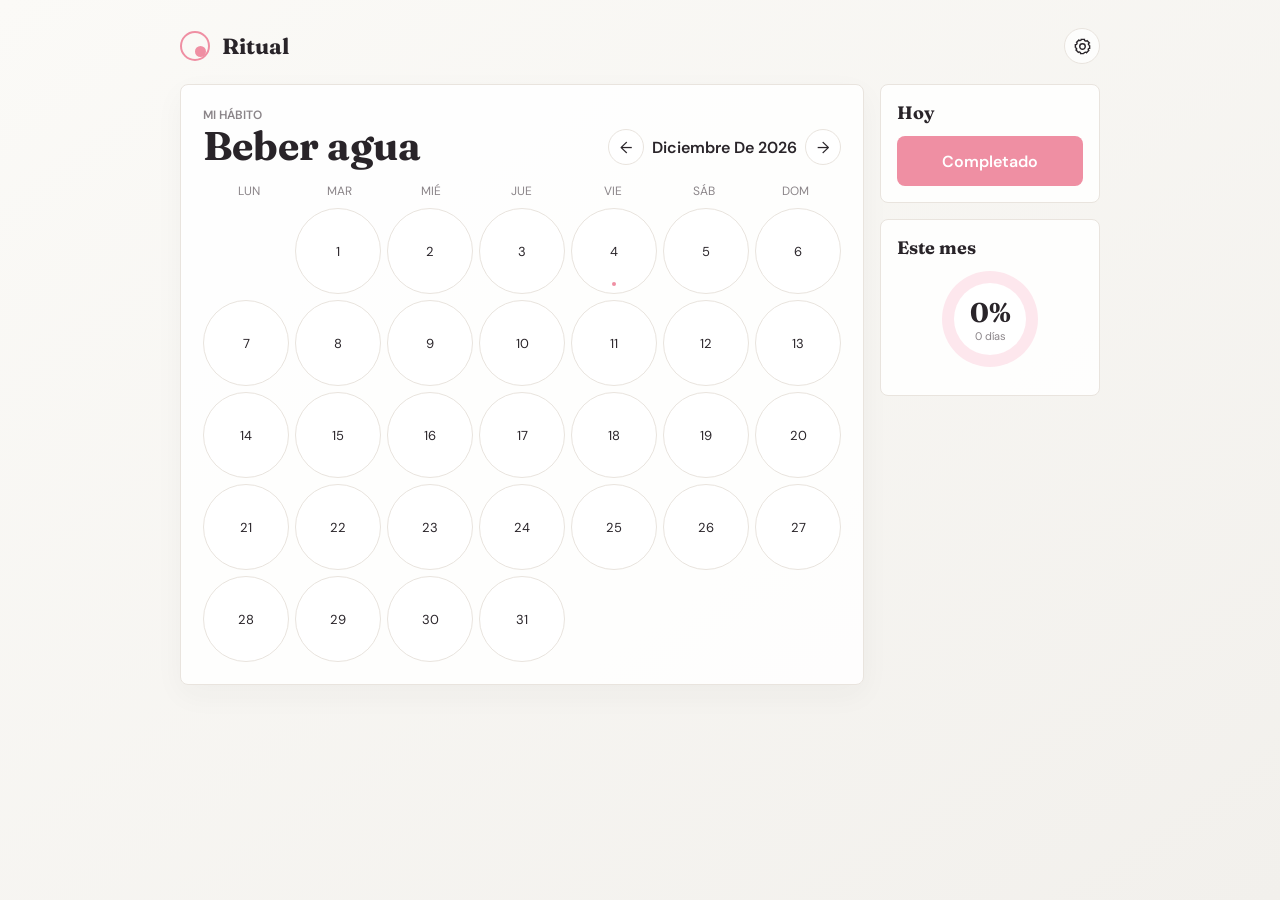
<file: index.html>
<!DOCTYPE html>
<html lang="es">
<head>
  <meta charset="UTF-8">
  <meta name="viewport" content="width=device-width, initial-scale=1.0">
  <title>Mi hábito</title>
  <link rel="stylesheet" href="styles.css">
</head>
<body>
  <div class="app">
    <header>
      <div class="brand">
        <div class="brand-mark" aria-hidden="true"></div>
        <h1>Ritual</h1>
      </div>
      <button class="settings-button" id="settingsButton" aria-label="Abrir configuración" title="Configuración">
        <svg width="19" height="19" viewBox="0 0 24 24" fill="none" stroke="currentColor" stroke-width="1.8" aria-hidden="true"><path d="M12 15.5a3.5 3.5 0 1 0 0-7 3.5 3.5 0 0 0 0 7Z"/><path d="M19.4 15a1.7 1.7 0 0 0 .34 1.88l.06.06-2.83 2.83-.06-.06A1.7 1.7 0 0 0 15 19.4a1.7 1.7 0 0 0-1 .6 1.7 1.7 0 0 0-.4 1.1V21h-4v-.09A1.7 1.7 0 0 0 8.6 19a1.7 1.7 0 0 0-1.88.34l-.06.06-2.83-2.83.06-.06A1.7 1.7 0 0 0 4.6 15a1.7 1.7 0 0 0-.6-1 1.7 1.7 0 0 0-1.1-.4H3v-4h.09A1.7 1.7 0 0 0 5 8.6a1.7 1.7 0 0 0-.34-1.88l-.06-.06 2.83-2.83.06.06A1.7 1.7 0 0 0 9 4.6a1.7 1.7 0 0 0 1-.6A1.7 1.7 0 0 0 10.4 3V3h4v.09A1.7 1.7 0 0 0 16 5a1.7 1.7 0 0 0 1.88-.34l.06-.06 2.83 2.83-.06.06A1.7 1.7 0 0 0 19.4 9c.1.39.3.74.6 1 .3.27.7.41 1.1.4H21v4h-.09A1.7 1.7 0 0 0 19.4 15Z"/></svg>
      </button>
    </header>

    <main>
      <section class="calendar-panel">
        <div class="calendar-heading">
          <div>
            <p class="eyebrow">Mi hábito</p>
            <h2 class="habit-title" id="habitTitle">Beber agua</h2>
          </div>
          <div class="month-nav">
            <button id="prevMonth" aria-label="Mes anterior">←</button>
            <span class="month-label" id="monthLabel"></span>
            <button id="nextMonth" aria-label="Mes siguiente">→</button>
          </div>
        </div>
        <div class="weekdays"><span>Lun</span><span>Mar</span><span>Mié</span><span>Jue</span><span>Vie</span><span>Sáb</span><span>Dom</span></div>
        <div class="calendar-grid" id="calendar"></div>
      </section>

      <aside>
        <section class="side-panel">
          <h2>Hoy</h2>
          <button class="complete-button" id="completeToday">Completado</button>
        </section>
        <section class="side-panel">
          <h2>Este mes</h2>
          <div class="progress-ring" id="progressRing" style="--progress: 0%">
            <div class="progress-ring-inner"><div><strong id="progressPercent">0%</strong><span id="progressCount">0 días</span></div></div>
          </div>
        </section>
        <section class="side-panel settings-panel" id="settingsPanel">
          <h2>Personalizar</h2>
          <label for="nameInput">Nombre del hábito</label>
          <input type="text" id="nameInput" maxlength="32" value="Beber agua">
          <div class="swatches" aria-label="Tema de color">
            <button class="swatch active" data-theme="pink" style="background:#ef8fa3" aria-label="Rosa"></button>
            <button class="swatch" data-theme="yellow" style="background:#e8b94e" aria-label="Amarillo"></button>
            <button class="swatch" data-theme="blue" style="background:#76a9d8" aria-label="Azul"></button>
            <button class="swatch" data-theme="green" style="background:#78b99a" aria-label="Verde"></button>
          </div>
        </section>
      </aside>
    </main>
  </div>
  <script src="script.js"></script>
</body>
</html>
</file>
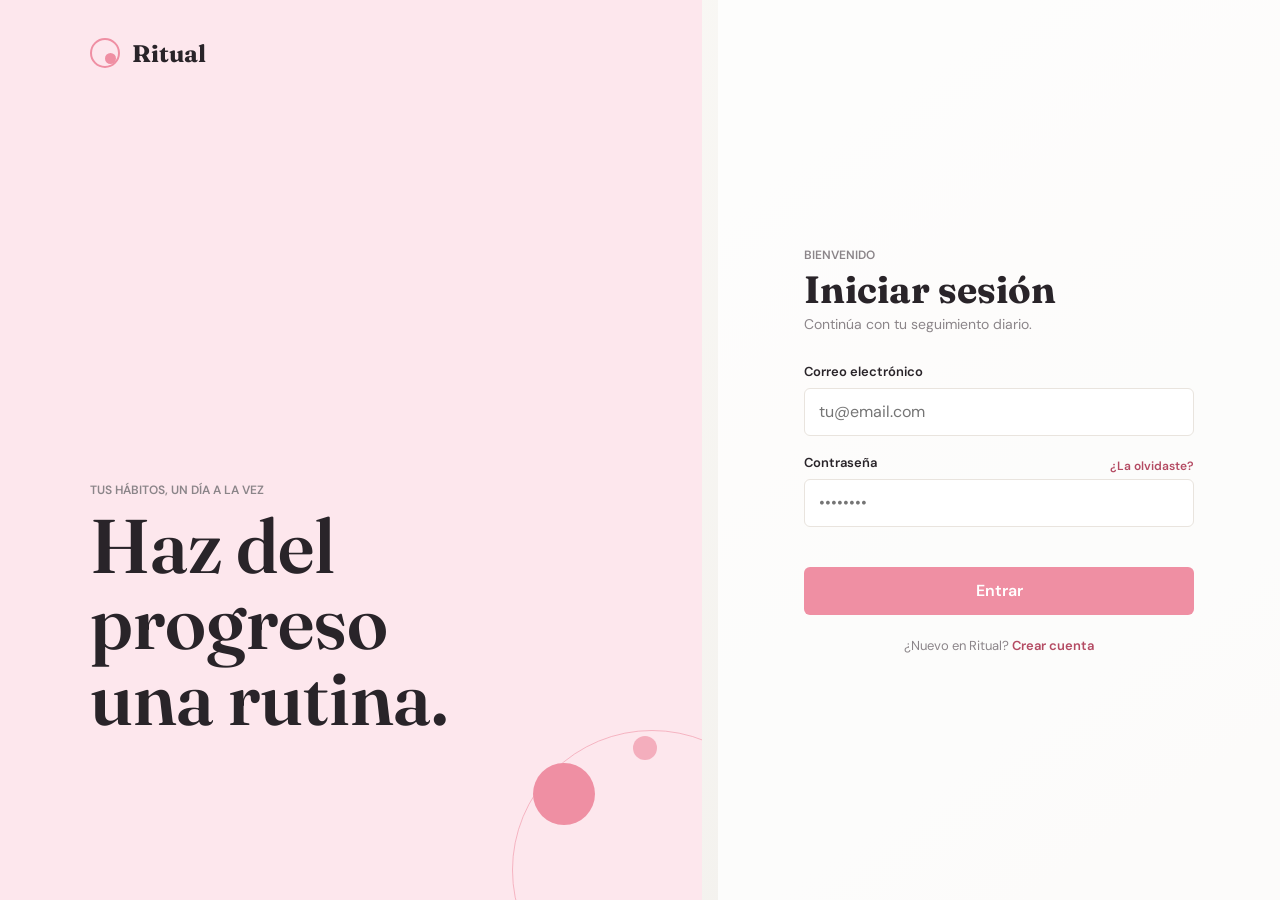
<file: login.html>
<!DOCTYPE html>
<html lang="es">
<head>
  <meta charset="UTF-8">
  <meta name="viewport" content="width=device-width, initial-scale=1.0">
  <title>Iniciar sesión | Ritual</title>
  <link rel="stylesheet" href="styles.css">
</head>
<body class="login-page">
  <main class="login-layout">
    <section class="login-intro" aria-label="Ritual">
      <div class="brand login-brand">
        <div class="brand-mark" aria-hidden="true"></div>
        <h1>Ritual</h1>
      </div>

      <div class="login-message">
        <p class="eyebrow">Tus hábitos, un día a la vez</p>
        <h2>Haz del progreso<br>una rutina.</h2>
      </div>

      <div class="login-orbit" aria-hidden="true">
        <span></span>
        <span></span>
        <span></span>
      </div>
    </section>

    <section class="login-panel">
      <div class="login-card">
        <p class="eyebrow">Bienvenido</p>
        <h2>Iniciar sesión</h2>
        <p class="login-subtitle">Continúa con tu seguimiento diario.</p>

        <form id="loginForm" novalidate>
          <label for="email">Correo electrónico</label>
          <input id="email" name="email" type="email" autocomplete="email" placeholder="tu@email.com" required>

          <div class="password-label">
            <label for="password">Contraseña</label>
            <a href="#">¿La olvidaste?</a>
          </div>
          <input id="password" name="password" type="password" autocomplete="current-password" placeholder="••••••••" minlength="4" required>

          <p class="form-error" id="formError" role="alert"></p>
          <button class="login-button" type="submit">Entrar</button>
        </form>

        <p class="login-footer">¿Nuevo en Ritual? <a href="#">Crear cuenta</a></p>
      </div>
    </section>
  </main>
  <script src="login.js"></script>
</body>
</html>
</file>
<file: styles.css>
@import url('https://fonts.googleapis.com/css2?family=DM+Sans:wght@400;500;600&family=Fraunces:opsz,wght@9..144,600&display=swap');

    :root {
      --accent: #ef8fa3;
      --accent-soft: #fde7ed;
      --accent-dark: #b44b63;
      --ink: #292429;
      --muted: #8b8589;
      --paper: #fbfaf7;
      --line: #e9e4de;
    }

    * { box-sizing: border-box; }

    body {
      margin: 0;
      min-height: 100vh;
      color: var(--ink);
      font-family: "DM Sans", sans-serif;
      background: linear-gradient(145deg, var(--paper) 0%, #f2f0ec 100%);
    }

    button, input { font: inherit; }

    .app {
      width: min(920px, calc(100% - 32px));
      margin: 0 auto;
      padding: 28px 0;
    }

    header {
      display: flex;
      align-items: center;
      justify-content: space-between;
      gap: 24px;
      margin-bottom: 20px;
    }

    .brand {
      display: flex;
      align-items: center;
      gap: 12px;
    }

    .brand-mark {
      width: 30px;
      height: 30px;
      border: 2px solid var(--accent);
      border-radius: 50%;
      position: relative;
    }

    .brand-mark::after {
      content: "";
      position: absolute;
      width: 11px;
      height: 11px;
      right: 2px;
      bottom: 2px;
      border-radius: 50%;
      background: var(--accent);
    }

    .brand h1 {
      margin: 0;
      font-family: "Fraunces", serif;
      font-size: 22px;
    }

    .settings-button {
      width: 36px;
      height: 36px;
      display: grid;
      place-items: center;
      border: 1px solid var(--line);
      border-radius: 50%;
      color: var(--ink);
      background: rgba(255,255,255,.82);
      cursor: pointer;
    }

    .settings-button:hover { border-color: var(--accent); }

    main {
      display: grid;
      grid-template-columns: minmax(0, 1fr) 220px;
      gap: 16px;
      align-items: start;
    }

    .calendar-panel {
      background: rgba(255,255,255,.88);
      border: 1px solid var(--line);
      border-radius: 8px;
      padding: 22px;
      box-shadow: 0 10px 30px rgba(56, 48, 50, .04);
    }

    .calendar-heading {
      display: flex;
      align-items: flex-end;
      justify-content: space-between;
      gap: 16px;
      margin-bottom: 18px;
    }

    .eyebrow {
      margin: 0 0 4px;
      color: var(--muted);
      font-size: 12px;
      font-weight: 600;
      letter-spacing: 0;
      text-transform: uppercase;
    }

    .habit-title {
      margin: 0;
      font-family: "Fraunces", serif;
      font-size: clamp(28px, 4vw, 40px);
      line-height: .95;
      overflow-wrap: anywhere;
    }

    .month-nav { display: flex; align-items: center; gap: 8px; }

    .month-nav button {
      width: 36px;
      height: 36px;
      border: 1px solid var(--line);
      border-radius: 50%;
      background: white;
      cursor: pointer;
      color: var(--ink);
    }

    .month-nav button:hover { background: var(--accent-soft); }

    .month-label {
      min-width: 145px;
      text-align: center;
      font-weight: 600;
      text-transform: capitalize;
    }

    .weekdays, .calendar-grid {
      display: grid;
      grid-template-columns: repeat(7, 1fr);
    }

    .weekdays {
      color: var(--muted);
      font-size: 12px;
      text-align: center;
      text-transform: uppercase;
      margin-bottom: 9px;
    }

    .calendar-grid { gap: 6px; }

    .day, .day-spacer {
      aspect-ratio: 1;
      min-height: 38px;
    }

    .day {
      border: 1px solid var(--line);
      border-radius: 50%;
      background: #fff;
      color: var(--ink);
      cursor: pointer;
      display: grid;
      place-items: center;
      font-size: 13px;
      transition: transform .15s ease, background .15s ease, border-color .15s ease;
      position: relative;
    }

    .day:hover { transform: scale(.94); border-color: var(--accent); }

    .day.completed {
      border-color: var(--accent);
      background: var(--accent);
      color: white;
      box-shadow: inset 0 0 0 5px rgba(255,255,255,.28);
    }

    .day.today::after {
      content: "";
      position: absolute;
      width: 4px;
      height: 4px;
      bottom: 7px;
      border-radius: 50%;
      background: var(--accent);
    }

    .day.completed::after { background: white; }

    aside { display: grid; gap: 16px; }

    .side-panel {
      background: rgba(255,255,255,.88);
      border: 1px solid var(--line);
      border-radius: 8px;
      padding: 16px;
    }

    .side-panel h2 {
      margin: 0 0 12px;
      font-family: "Fraunces", serif;
      font-size: 18px;
    }

    .complete-button {
      width: 100%;
      min-height: 50px;
      border: 0;
      border-radius: 8px;
      color: white;
      background: var(--accent);
      font-weight: 600;
      cursor: pointer;
    }

    .complete-button.done { background: var(--ink); }

    .progress-ring {
      width: 96px;
      aspect-ratio: 1;
      border-radius: 50%;
      margin: 4px auto 12px;
      display: grid;
      place-items: center;
      background: conic-gradient(var(--accent) var(--progress), var(--accent-soft) 0);
    }

    .progress-ring-inner {
      width: 72px;
      aspect-ratio: 1;
      border-radius: 50%;
      background: white;
      display: grid;
      place-items: center;
      text-align: center;
    }

    .progress-ring strong { font-family: "Fraunces", serif; font-size: 27px; }

    .progress-ring span { display: block; color: var(--muted); font-size: 11px; }

    .settings-panel { display: none; }
    .settings-panel.open { display: block; }

    label { display: block; font-size: 13px; font-weight: 600; margin-bottom: 8px; }

    input[type="text"] {
      width: 100%;
      height: 44px;
      border: 1px solid var(--line);
      border-radius: 6px;
      padding: 0 12px;
      outline: none;
      color: var(--ink);
      background: white;
    }

    input[type="text"]:focus { border-color: var(--accent); }

    .swatches { display: grid; grid-template-columns: repeat(4, 1fr); gap: 8px; margin-top: 18px; }

    .swatch {
      height: 34px;
      border: 4px solid white;
      outline: 1px solid var(--line);
      border-radius: 50%;
      cursor: pointer;
    }

    .swatch.active { outline: 2px solid var(--ink); outline-offset: 2px; }

    @media (max-width: 780px) {
      .app { width: min(100% - 20px, 620px); padding: 20px 0; }
      main { grid-template-columns: 1fr; }
      .calendar-panel { padding: 20px 14px; }
      aside { grid-template-columns: 1fr 1fr; }
      .settings-panel { grid-column: 1 / -1; }
      .calendar-heading { align-items: flex-start; flex-direction: column; }
      .month-nav { align-self: stretch; justify-content: space-between; }
      .calendar-grid { gap: 5px; }
      .day, .day-spacer { min-height: 36px; }
    }

    /* Login */
    .login-page { overflow-x: hidden; }

    .login-layout {
      min-height: 100vh;
      display: grid;
      grid-template-columns: minmax(320px, 1fr) minmax(380px, .8fr);
    }

    .login-intro {
      min-height: 100vh;
      padding: 38px clamp(28px, 7vw, 92px);
      display: flex;
      flex-direction: column;
      position: relative;
      overflow: hidden;
      background: var(--accent-soft);
    }

    .login-brand h1 { font-size: 24px; }
    .login-message { margin-top: auto; margin-bottom: 14vh; position: relative; z-index: 1; }

    .login-message h2 {
      margin: 10px 0 0;
      font-family: "Fraunces", serif;
      font-size: clamp(44px, 6vw, 76px);
      line-height: 1;
      font-weight: 600;
    }

    .login-orbit {
      width: 280px;
      height: 280px;
      position: absolute;
      right: -90px;
      bottom: -110px;
      border: 1px solid color-mix(in srgb, var(--accent) 58%, transparent);
      border-radius: 50%;
    }

    .login-orbit span {
      position: absolute;
      border-radius: 50%;
      background: var(--accent);
    }

    .login-orbit span:nth-child(1) { width: 62px; height: 62px; left: 20px; top: 32px; }
    .login-orbit span:nth-child(2) { width: 24px; height: 24px; left: 120px; top: 5px; opacity: .65; }
    .login-orbit span:nth-child(3) { width: 38px; height: 38px; right: 42px; bottom: 42px; opacity: .35; }

    .login-panel {
      min-height: 100vh;
      display: grid;
      place-items: center;
      padding: 32px;
      background: rgba(255,255,255,.76);
    }

    .login-card { width: min(100%, 390px); }

    .login-card h2 {
      margin: 8px 0 6px;
      font-family: "Fraunces", serif;
      font-size: 38px;
      line-height: 1;
    }

    .login-subtitle { margin: 0 0 30px; color: var(--muted); font-size: 14px; }

    .login-card input[type="email"],
    .login-card input[type="password"] {
      width: 100%;
      height: 48px;
      margin-bottom: 18px;
      border: 1px solid var(--line);
      border-radius: 6px;
      padding: 0 14px;
      outline: none;
      color: var(--ink);
      background: white;
    }

    .login-card input:focus { border-color: var(--accent); }

    .password-label { display: flex; align-items: center; justify-content: space-between; }
    .password-label a, .login-footer a { color: var(--accent-dark); text-decoration: none; font-weight: 600; }
    .password-label a { font-size: 12px; }

    .form-error { min-height: 18px; margin: -4px 0 8px; color: #a94256; font-size: 12px; }

    .login-button {
      width: 100%;
      height: 48px;
      border: 0;
      border-radius: 6px;
      color: white;
      background: var(--accent);
      font-weight: 600;
      cursor: pointer;
    }

    .login-button:hover { filter: brightness(.97); }

    .login-footer { margin: 22px 0 0; color: var(--muted); font-size: 13px; text-align: center; }

    @media (max-width: 780px) {
      .login-layout { grid-template-columns: 1fr; }
      .login-intro { min-height: 250px; padding: 24px; }
      .login-message { margin: 55px 0 0; }
      .login-message h2 { font-size: 42px; }
      .login-orbit { width: 210px; height: 210px; right: -75px; bottom: -95px; }
      .login-panel { min-height: calc(100vh - 250px); padding: 38px 20px; }
    }

    @media (max-width: 480px) {
      aside { grid-template-columns: 1fr; }
      .day, .day-spacer { min-height: 34px; }
    }
</file>
